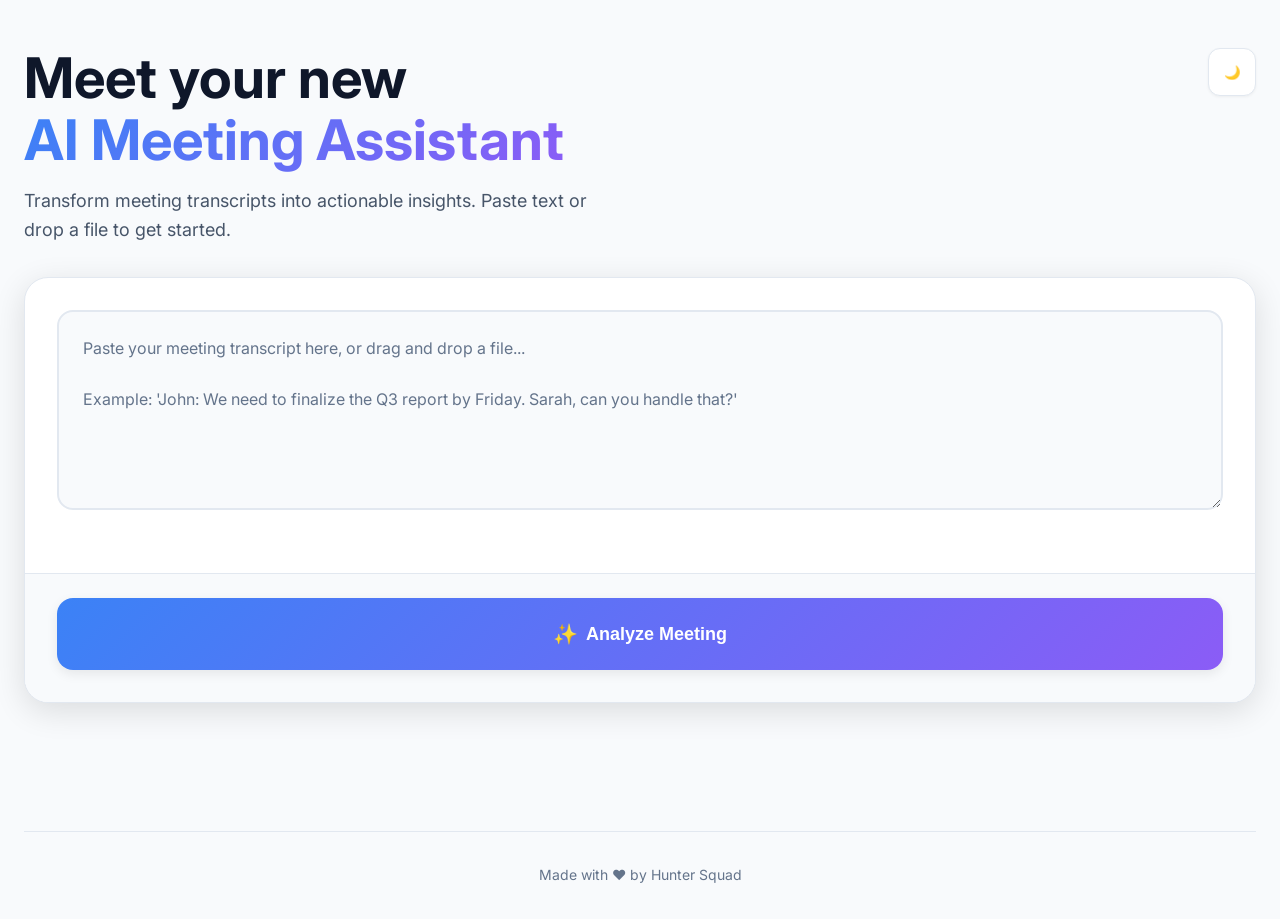
<file: index.html>
<!DOCTYPE html>
<html lang="en">
<head>
    <meta charset="UTF-8">
    <meta name="viewport" content="width=device-width, initial-scale=1.0">
    <title>Hunter Squad | AI Meeting Assistant</title>
    <link rel="preconnect" href="https://fonts.googleapis.com">
    <link rel="preconnect" href="https://fonts.gstatic.com" crossorigin>
    <link href="https://fonts.googleapis.com/css2?family=Inter:wght@300;400;500;600;700&display=swap" rel="stylesheet">
    <link rel="stylesheet" href="style.css">
</head>
<body>
    <div class="app-container">
        
        <!-- Header with theme toggle -->
        <header class="header">
            <div class="header-content">
                <div class="header-left">
                    <h1 class="header-title">Meet your new<br><span class="gradient-text">AI Meeting Assistant</span></h1>
                    <p class="header-subtitle">Transform meeting transcripts into actionable insights. Paste text or drop a file to get started.</p>
                </div>
                <button class="theme-toggle" id="theme-toggle" aria-label="Toggle theme">
                    🌙
                </button>
            </div>
        </header>

        <!-- Main Content -->
        <main class="main-content">
            
            <!-- Unified Input Section -->
            <section id="input-section" class="input-section">
                <div class="input-card">
                    
                    <!-- Primary Input Area -->
                    <div class="input-area">
                        <div class="input-container">
                            <textarea 
                                id="transcript-input" 
                                class="transcript-input" 
                                placeholder="Paste your meeting transcript here, or drag and drop a file...

Example: 'John: We need to finalize the Q3 report by Friday. Sarah, can you handle that?'"
                                aria-label="Meeting transcript input"
                            ></textarea>
                            
                            <!-- File Drop Overlay -->
                            <div id="upload-area" class="upload-overlay">
                                <div class="upload-content">
                                    <div class="upload-icon">📁</div>
                                    <p>Drop your .txt, .vtt, or .srt file here</p>
                                    <span class="upload-hint">or</span>
                                    <button id="file-select-btn" class="file-select-btn">Choose File</button>
                                </div>
                            </div>
                            
                            <input type="file" id="file-input" accept=".txt,.vtt,.srt" hidden>
                        </div>
                        
                        <!-- File Info -->
                        <div id="file-info" class="file-info hidden"></div>
                    </div>

                    <!-- Advanced Options (Progressive Disclosure) -->
                    <div id="advanced-options" class="advanced-options hidden">
                        <div class="options-grid">
                            <div class="form-group">
                                <label for="analysis-type">Analysis Type</label>
                                <select id="analysis-type" class="form-select">
                                    <option value="general">General Meeting</option>
                                    <option value="standup">Daily Standup</option>
                                    <option value="planning">Planning Session</option>
                                    <option value="retrospective">Retrospective</option>
                                    <option value="client">Client Meeting</option>
                                    <option value="brainstorm">Brainstorming</option>
                                </select>
                            </div>
                            <div class="form-group">
                                <label for="participants">Participants (optional)</label>
                                <input type="text" id="participants" class="form-input" placeholder="John, Sarah, Mike...">
                            </div>
                        </div>
                    </div>

                    <!-- Action Button -->
                    <div class="input-footer">
                        <button id="process-btn" class="process-btn">
                            <span class="button-icon">✨</span>
                            <span class="button-text">Analyze Meeting</span>
                        </button>
                    </div>
                </div>
            </section>

            <!-- Results Section -->
            <section id="results-section" class="results-section hidden">
                
                <!-- Loading State -->
                <div id="loading-spinner" class="loading-state hidden">
                    <div class="spinner"></div>
                    <p class="loading-text">Hunter Squad is hunting insights in the wild...</p>
                </div>

                <!-- Error State -->
                <div id="error-message" class="error-state hidden"></div>

                <!-- Results Grid (Bento Layout) -->
                <div id="output" class="results-container">
                    <!-- Results will be dynamically inserted here -->
                </div>

            </section>

        </main>

        <!-- Email Share Modal -->
        <div id="email-modal" class="modal hidden">
            <div class="modal-backdrop"></div>
            <div class="modal-content">
                <div class="modal-header">
                    <h3>Share via Email</h3>
                    <button class="modal-close" id="close-email-modal" aria-label="Close modal">
                        ✕
                    </button>
                </div>
                <div class="modal-body">
                    <div class="form-group">
                        <label for="recipient-email">Recipient Email</label>
                        <input type="email" id="recipient-email" class="form-input" placeholder="colleague@company.com" required>
                    </div>
                    <div class="form-group">
                        <label for="email-subject">Subject</label>
                        <input type="text" id="email-subject" class="form-input" value="Meeting Analysis Summary" required>
                    </div>
                    <div class="form-group">
                        <label class="checkbox-label">
                            <input type="checkbox" id="include-pdf" checked>
                            <span class="checkmark"></span>
                            Include PDF attachment
                        </label>
                    </div>
                    <button id="send-email-btn" class="btn-primary">Send Email</button>
                </div>
            </div>
        </div>

        <!-- Calendar Event Modal -->
        <div id="calendar-modal" class="modal hidden">
            <div class="modal-backdrop"></div>
            <div class="modal-content">
                <div class="modal-header">
                    <h3>Create Follow-up Meeting</h3>
                    <button class="modal-close" id="close-calendar-modal" aria-label="Close modal">
                        ✕
                    </button>
                </div>
                <div class="modal-body">
                    <div class="form-group">
                        <label for="event-title">Meeting Title</label>
                        <input type="text" id="event-title" class="form-input" placeholder="Follow-up Meeting" required>
                    </div>
                    <div class="form-group">
                        <label for="event-date">Date & Time</label>
                        <input type="datetime-local" id="event-date" class="form-input" required>
                    </div>
                    <div class="form-group">
                        <label for="event-duration">Duration (minutes)</label>
                        <input type="number" id="event-duration" class="form-input" value="60" min="15" max="480">
                    </div>
                    <div class="form-group">
                        <label for="event-attendees">Attendees (comma-separated emails)</label>
                        <input type="text" id="event-attendees" class="form-input" placeholder="john@company.com, sarah@company.com">
                    </div>
                    <button id="create-event-btn" class="btn-primary">Create Calendar Event</button>
                </div>
            </div>
        </div>

        <!-- Footer -->
        <footer class="footer">
            <p>Made with ❤️ by Hunter Squad</p>
        </footer>

    </div>

    <!-- Load the unified script -->
    <script src="app.js"></script>
</body>
</html>
</file>
<file: style.css>
/* Modern CSS Reset and Variables */
:root {
    /* Typography */
    --font-family: 'Inter', -apple-system, BlinkMacSystemFont, 'Segoe UI', Roboto, Helvetica, Arial, sans-serif;
    --font-weight-light: 300;
    --font-weight-normal: 400;
    --font-weight-medium: 500;
    --font-weight-semibold: 600;
    --font-weight-bold: 700;

    /* Spacing Scale */
    --space-xs: 0.25rem;
    --space-sm: 0.5rem;
    --space-md: 1rem;
    --space-lg: 1.5rem;
    --space-xl: 2rem;
    --space-2xl: 3rem;
    --space-3xl: 4rem;

    /* Border Radius */
    --radius-sm: 6px;
    --radius-md: 12px;
    --radius-lg: 16px;
    --radius-xl: 24px;

    /* Shadows */
    --shadow-sm: 0 1px 3px rgba(0, 0, 0, 0.05);
    --shadow-md: 0 4px 12px rgba(0, 0, 0, 0.08);
    --shadow-lg: 0 8px 32px rgba(0, 0, 0, 0.12);
    --shadow-xl: 0 20px 40px rgba(0, 0, 0, 0.15);

    /* Transitions */
    --transition-fast: 0.15s cubic-bezier(0.4, 0, 0.2, 1);
    --transition-normal: 0.3s cubic-bezier(0.4, 0, 0.2, 1);
    --transition-slow: 0.5s cubic-bezier(0.4, 0, 0.2, 1);
}

/* Light Theme Colors (Default) */
:root, [data-theme="light"] {
    --color-bg-primary: #ffffff;
    --color-bg-secondary: #f8fafc;
    --color-bg-tertiary: #f1f5f9;
    --color-bg-accent: #e2e8f0;

    --color-text-primary: #0f172a;
    --color-text-secondary: #475569;
    --color-text-tertiary: #64748b;
    --color-text-inverse: #ffffff;

    --color-border-primary: #e2e8f0;
    --color-border-secondary: #cbd5e1;
    --color-border-accent: #94a3b8;

    --color-brand-primary: #3b82f6;
    --color-brand-secondary: #1d4ed8;
    --color-brand-tertiary: #dbeafe;

    --color-success: #10b981;
    --color-warning: #f59e0b;
    --color-error: #ef4444;
    --color-info: #06b6d4;

    /* Gradients */
    --gradient-brand: linear-gradient(135deg, #3b82f6, #8b5cf6);
    --gradient-accent: linear-gradient(135deg, #06b6d4, #3b82f6);
}

/* Dark Theme Colors */
[data-theme="dark"] {
    --color-bg-primary: #0f172a;
    --color-bg-secondary: #1e293b;
    --color-bg-tertiary: #334155;
    --color-bg-accent: #475569;

    --color-text-primary: #f8fafc;
    --color-text-secondary: #cbd5e1;
    --color-text-tertiary: #94a3b8;
    --color-text-inverse: #0f172a;

    --color-border-primary: #334155;
    --color-border-secondary: #475569;
    --color-border-accent: #64748b;

    --color-brand-primary: #60a5fa;
    --color-brand-secondary: #3b82f6;
    --color-brand-tertiary: #1e3a8a;

    --color-success: #34d399;
    --color-warning: #fbbf24;
    --color-error: #f87171;
    --color-info: #22d3ee;

    /* Gradients */
    --gradient-brand: linear-gradient(135deg, #60a5fa, #a78bfa);
    --gradient-accent: linear-gradient(135deg, #22d3ee, #60a5fa);
}

/* Reset and Base Styles */
*, *::before, *::after {
    box-sizing: border-box;
    margin: 0;
    padding: 0;
}

html {
    font-size: 16px;
    line-height: 1.5;
    scroll-behavior: smooth;
}

body {
    font-family: var(--font-family);
    font-weight: var(--font-weight-normal);
    color: var(--color-text-primary);
    background-color: var(--color-bg-secondary);
    line-height: 1.6;
    -webkit-font-smoothing: antialiased;
    -moz-osx-font-smoothing: grayscale;
    transition: background-color var(--transition-normal), color var(--transition-normal);
}

/* Layout */
.app-container {
    min-height: 100vh;
    display: flex;
    flex-direction: column;
    max-width: 1400px;
    margin: 0 auto;
    padding: 0 var(--space-lg);
}

/* Header */
.header {
    padding: var(--space-2xl) 0 var(--space-xl);
}

.header-content {
    display: flex;
    justify-content: space-between;
    align-items: flex-start;
    gap: var(--space-xl);
}

.header-left {
    flex: 1;
}

.header-title {
    font-size: clamp(2.5rem, 5vw, 3.5rem);
    font-weight: var(--font-weight-bold);
    line-height: 1.1;
    margin-bottom: var(--space-md);
    color: var(--color-text-primary);
}

.gradient-text {
    background: var(--gradient-brand);
    -webkit-background-clip: text;
    -webkit-text-fill-color: transparent;
    background-clip: text;
}

.header-subtitle {
    font-size: 1.125rem;
    color: var(--color-text-secondary);
    max-width: 600px;
    line-height: 1.6;
}

.theme-toggle {
    display: flex;
    align-items: center;
    justify-content: center;
    width: 48px;
    height: 48px;
    border: none;
    background: var(--color-bg-primary);
    border-radius: var(--radius-md);
    cursor: pointer;
    color: var(--color-text-secondary);
    box-shadow: var(--shadow-sm);
    border: 1px solid var(--color-border-primary);
    transition: all var(--transition-fast);
}

.theme-toggle:hover {
    background: var(--color-bg-tertiary);
    transform: translateY(-1px);
    box-shadow: var(--shadow-md);
}

/* Main Content */
.main-content {
    flex: 1;
    padding-bottom: var(--space-3xl);
}

/* Input Section */
.input-section {
    margin-bottom: var(--space-3xl);
}

.input-card {
    background: var(--color-bg-primary);
    border-radius: var(--radius-xl);
    box-shadow: var(--shadow-lg);
    border: 1px solid var(--color-border-primary);
    overflow: hidden;
    transition: all var(--transition-normal);
}

.input-card:hover {
    box-shadow: var(--shadow-xl);
}

/* Input Area */
.input-area {
    padding: var(--space-xl);
}

.input-container {
    position: relative;
    margin-bottom: var(--space-lg);
}

.transcript-input {
    width: 100%;
    min-height: 200px;
    padding: var(--space-lg);
    border: 2px solid var(--color-border-primary);
    border-radius: var(--radius-lg);
    font-family: var(--font-family);
    font-size: 1rem;
    line-height: 1.6;
    color: var(--color-text-primary);
    background: var(--color-bg-secondary);
    resize: vertical;
    transition: all var(--transition-fast);
}

.transcript-input:focus {
    outline: none;
    border-color: var(--color-brand-primary);
    background: var(--color-bg-primary);
    box-shadow: 0 0 0 3px rgba(59, 130, 246, 0.1);
}

.transcript-input::placeholder {
    color: var(--color-text-tertiary);
}

/* Upload Overlay */
.upload-overlay {
    position: absolute;
    top: 0;
    left: 0;
    right: 0;
    bottom: 0;
    background: rgba(59, 130, 246, 0.02);
    border: 2px dashed var(--color-border-secondary);
    border-radius: var(--radius-lg);
    display: none;
    align-items: center;
    justify-content: center;
    backdrop-filter: blur(4px);
    transition: all var(--transition-fast);
}

.upload-overlay.dragover {
    display: flex;
    background: rgba(59, 130, 246, 0.08);
    border-color: var(--color-brand-primary);
}

.upload-content {
    text-align: center;
    padding: var(--space-xl);
}

.upload-icon {
    font-size: 3rem;
    margin-bottom: var(--space-md);
}

.upload-content p {
    font-size: 1.125rem;
    font-weight: var(--font-weight-medium);
    color: var(--color-text-primary);
    margin-bottom: var(--space-sm);
}

.upload-hint {
    display: block;
    font-size: 0.875rem;
    color: var(--color-text-tertiary);
    margin: var(--space-sm) 0;
}

.file-select-btn {
    background: var(--color-brand-primary);
    color: var(--color-text-inverse);
    border: none;
    padding: var(--space-sm) var(--space-lg);
    border-radius: var(--radius-md);
    font-weight: var(--font-weight-medium);
    cursor: pointer;
    transition: all var(--transition-fast);
}

.file-select-btn:hover {
    background: var(--color-brand-secondary);
    transform: translateY(-1px);
}

/* File Info */
.file-info {
    padding: var(--space-md);
    background: var(--color-bg-tertiary);
    border-radius: var(--radius-md);
    border: 1px solid var(--color-border-primary);
}

.file-info-content {
    display: flex;
    justify-content: space-between;
    align-items: center;
}

.file-name {
    font-weight: var(--font-weight-medium);
    color: var(--color-text-primary);
}

.file-size {
    font-size: 0.875rem;
    color: var(--color-text-tertiary);
}

/* Advanced Options */
.advanced-options {
    padding: 0 var(--space-xl) var(--space-lg);
    animation: fadeInDown var(--transition-normal) ease-out;
}

@keyframes fadeInDown {
    from {
        opacity: 0;
        transform: translateY(-20px);
    }
    to {
        opacity: 1;
        transform: translateY(0);
    }
}

.options-grid {
    display: grid;
    grid-template-columns: 1fr 1fr;
    gap: var(--space-lg);
}

.form-group {
    display: flex;
    flex-direction: column;
    gap: var(--space-sm);
}

.form-group label {
    font-weight: var(--font-weight-medium);
    color: var(--color-text-primary);
    font-size: 0.875rem;
}

.form-input, .form-select {
    padding: var(--space-md);
    border: 1px solid var(--color-border-primary);
    border-radius: var(--radius-md);
    font-family: var(--font-family);
    font-size: 0.875rem;
    color: var(--color-text-primary);
    background: var(--color-bg-secondary);
    transition: all var(--transition-fast);
}

.form-input:focus, .form-select:focus {
    outline: none;
    border-color: var(--color-brand-primary);
    background: var(--color-bg-primary);
    box-shadow: 0 0 0 3px rgba(59, 130, 246, 0.1);
}

/* Input Footer */
.input-footer {
    padding: var(--space-lg) var(--space-xl) var(--space-xl);
    background: var(--color-bg-secondary);
    border-top: 1px solid var(--color-border-primary);
}

.process-btn {
    width: 100%;
    display: flex;
    align-items: center;
    justify-content: center;
    gap: var(--space-sm);
    padding: var(--space-lg) var(--space-xl);
    background: var(--gradient-brand);
    color: var(--color-text-inverse);
    border: none;
    border-radius: var(--radius-lg);
    font-size: 1.125rem;
    font-weight: var(--font-weight-semibold);
    cursor: pointer;
    transition: all var(--transition-fast);
    box-shadow: var(--shadow-md);
}

.process-btn:hover:not(:disabled) {
    transform: translateY(-2px);
    box-shadow: var(--shadow-lg);
}

.process-btn:disabled {
    opacity: 0.7;
    cursor: not-allowed;
}

.button-icon {
    font-size: 1.25rem;
}

/* Results Section */
.results-section {
    animation: fadeIn var(--transition-slow) ease-out;
}

@keyframes fadeIn {
    from { opacity: 0; transform: translateY(20px); }
    to { opacity: 1; transform: translateY(0); }
}

/* Loading State */
.loading-state {
    text-align: center;
    padding: var(--space-3xl);
    background: var(--color-bg-primary);
    border-radius: var(--radius-xl);
    box-shadow: var(--shadow-lg);
}

.spinner {
    width: 48px;
    height: 48px;
    border: 3px solid var(--color-border-primary);
    border-top-color: var(--color-brand-primary);
    border-radius: 50%;
    animation: spin 1s linear infinite;
    margin: 0 auto var(--space-lg);
}

@keyframes spin {
    to { transform: rotate(360deg); }
}

.loading-text {
    font-size: 1.125rem;
    font-weight: var(--font-weight-medium);
    color: var(--color-text-secondary);
}

/* Error State */
.error-state {
    padding: var(--space-xl);
    background: var(--color-bg-primary);
    border: 1px solid var(--color-error);
    border-radius: var(--radius-lg);
    color: var(--color-error);
    text-align: center;
    font-weight: var(--font-weight-medium);
}

/* Bento Grid Layout */
.bento-grid {
    display: grid;
    grid-template-columns: repeat(12, 1fr);
    gap: var(--space-lg);
    margin-bottom: var(--space-xl);
}

.bento-card {
    background: var(--color-bg-primary);
    border: 1px solid var(--color-border-primary);
    border-radius: var(--radius-lg);
    padding: var(--space-xl);
    box-shadow: var(--shadow-md);
    transition: all var(--transition-normal);
    animation: slideInUp var(--transition-slow) ease-out both;
}

.bento-card:hover {
    transform: translateY(-4px);
    box-shadow: var(--shadow-lg);
}

.bento-card.large {
    grid-column: span 8;
}

.bento-card.medium {
    grid-column: span 6;
}

.bento-card.small {
    grid-column: span 4;
}

/* Card animations with stagger */
.bento-card:nth-child(1) { animation-delay: 0.1s; }
.bento-card:nth-child(2) { animation-delay: 0.2s; }
.bento-card:nth-child(3) { animation-delay: 0.3s; }
.bento-card:nth-child(4) { animation-delay: 0.4s; }
.bento-card:nth-child(5) { animation-delay: 0.5s; }
.bento-card:nth-child(6) { animation-delay: 0.6s; }
.bento-card:nth-child(7) { animation-delay: 0.7s; }

@keyframes slideInUp {
    from {
        opacity: 0;
        transform: translateY(30px);
    }
    to {
        opacity: 1;
        transform: translateY(0);
    }
}

/* Card Header */
.card-header {
    display: flex;
    align-items: center;
    gap: var(--space-md);
    margin-bottom: var(--space-lg);
}

.card-icon {
    color: var(--color-brand-primary);
    display: flex;
    align-items: center;
}

.card-title {
    font-size: 1.25rem;
    font-weight: var(--font-weight-semibold);
    color: var(--color-text-primary);
    flex: 1;
}

.item-count {
    background: var(--color-brand-tertiary);
    color: var(--color-brand-primary);
    padding: var(--space-xs) var(--space-sm);
    border-radius: var(--radius-sm);
    font-size: 0.75rem;
    font-weight: var(--font-weight-semibold);
}

/* Card Content */
.card-content {
    color: var(--color-text-secondary);
    line-height: 1.6;
}

.card-content p {
    margin-bottom: var(--space-md);
}

.card-content ul {
    list-style: none;
    padding: 0;
}

.card-content li {
    padding: var(--space-md) 0;
    border-bottom: 1px solid var(--color-border-primary);
}

.card-content li:last-child {
    border-bottom: none;
}

.empty-state {
    color: var(--color-text-tertiary);
    font-style: italic;
    text-align: center;
    padding: var(--space-lg);
}

/* Action Items Card */
.action-items-card .action-item {
    padding: var(--space-md);
    background: var(--color-bg-secondary);
    border-radius: var(--radius-md);
    margin-bottom: var(--space-md);
    transition: all var(--transition-fast);
}

.action-item:last-child {
    margin-bottom: 0;
}

.action-item.completed {
    opacity: 0.6;
    background: var(--color-bg-tertiary);
}

.action-item.completed .action-text {
    text-decoration: line-through;
}

.action-item-header {
    display: flex;
    align-items: flex-start;
    gap: var(--space-md);
    margin-bottom: var(--space-sm);
}

.action-checkbox {
    margin-top: 2px;
    accent-color: var(--color-brand-primary);
}

.action-text {
    flex: 1;
    font-weight: var(--font-weight-medium);
    color: var(--color-text-primary);
    cursor: pointer;
}

.priority-badge {
    padding: var(--space-xs) var(--space-sm);
    border-radius: var(--radius-sm);
    font-size: 0.75rem;
    font-weight: var(--font-weight-semibold);
    color: white;
}

.priority-high { background-color: var(--color-error); }
.priority-medium { background-color: var(--color-warning); }
.priority-low { background-color: var(--color-success); }

.action-details {
    display: flex;
    gap: var(--space-lg);
    font-size: 0.875rem;
    color: var(--color-text-tertiary);
    margin-left: calc(var(--space-md) + 16px);
}

/* Topic Items */
.topic-item {
    padding: var(--space-md) 0;
    border-bottom: 1px solid var(--color-border-primary);
}

.topic-item:last-child {
    border-bottom: none;
}

.topic-title {
    font-size: 1rem;
    font-weight: var(--font-weight-semibold);
    color: var(--color-text-primary);
    margin-bottom: var(--space-xs);
}

.topic-summary {
    color: var(--color-text-secondary);
    line-height: 1.5;
}

/* Speaker Items */
.speaker-item {
    padding: var(--space-md) 0;
    border-bottom: 1px solid var(--color-border-primary);
}

.speaker-item:last-child {
    border-bottom: none;
}

.speaker-header {
    display: flex;
    align-items: center;
    gap: var(--space-md);
    margin-bottom: var(--space-xs);
}

.speaker-name {
    font-weight: var(--font-weight-semibold);
    color: var(--color-text-primary);
}

.speaker-tone {
    padding: var(--space-xs) var(--space-sm);
    border-radius: var(--radius-sm);
    font-size: 0.75rem;
    font-weight: var(--font-weight-medium);
}

.tone-positive { background: var(--color-success); color: white; }
.tone-neutral { background: var(--color-border-accent); color: var(--color-text-primary); }
.tone-negative { background: var(--color-error); color: white; }

.speaker-contribution {
    color: var(--color-text-secondary);
    line-height: 1.5;
}

/* Export Card */
.export-card .export-grid {
    display: grid;
    grid-template-columns: repeat(auto-fit, minmax(160px, 1fr));
    gap: var(--space-md);
}

.export-btn {
    display: flex;
    align-items: center;
    justify-content: center;
    gap: var(--space-sm);
    padding: var(--space-md) var(--space-lg);
    border: 1px solid var(--color-border-primary);
    border-radius: var(--radius-md);
    font-size: 0.875rem;
    font-weight: var(--font-weight-medium);
    cursor: pointer;
    transition: all var(--transition-fast);
    text-decoration: none;
    background: var(--color-bg-secondary);
    color: var(--color-text-primary);
}

.export-btn:hover {
    background: var(--color-bg-tertiary);
    transform: translateY(-1px);
    box-shadow: var(--shadow-sm);
}

.export-btn.primary {
    background: var(--color-brand-primary);
    color: var(--color-text-inverse);
    border-color: var(--color-brand-primary);
}

.export-btn.primary:hover {
    background: var(--color-brand-secondary);
}

/* Modals */
.modal {
    position: fixed;
    top: 0;
    left: 0;
    right: 0;
    bottom: 0;
    z-index: 1000;
    display: flex;
    align-items: center;
    justify-content: center;
    padding: var(--space-lg);
}

.modal-backdrop {
    position: absolute;
    top: 0;
    left: 0;
    right: 0;
    bottom: 0;
    background: rgba(0, 0, 0, 0.5);
    backdrop-filter: blur(4px);
}

.modal-content {
    position: relative;
    background: var(--color-bg-primary);
    border-radius: var(--radius-lg);
    width: 100%;
    max-width: 500px;
    max-height: 80vh;
    overflow: hidden;
    box-shadow: var(--shadow-xl);
    border: 1px solid var(--color-border-primary);
    animation: modalSlideIn var(--transition-normal) ease-out;
}

@keyframes modalSlideIn {
    from {
        opacity: 0;
        transform: scale(0.9) translateY(-20px);
    }
    to {
        opacity: 1;
        transform: scale(1) translateY(0);
    }
}

.modal-header {
    display: flex;
    align-items: center;
    justify-content: space-between;
    padding: var(--space-lg) var(--space-xl);
    border-bottom: 1px solid var(--color-border-primary);
    background: var(--color-bg-secondary);
}

.modal-header h3 {
    font-size: 1.25rem;
    font-weight: var(--font-weight-semibold);
    color: var(--color-text-primary);
}

.modal-close {
    display: flex;
    align-items: center;
    justify-content: center;
    width: 32px;
    height: 32px;
    border: none;
    background: none;
    border-radius: var(--radius-sm);
    cursor: pointer;
    color: var(--color-text-tertiary);
    transition: all var(--transition-fast);
}

.modal-close:hover {
    background: var(--color-bg-tertiary);
    color: var(--color-text-secondary);
}

.modal-body {
    padding: var(--space-xl);
}

.modal-body .form-group {
    margin-bottom: var(--space-lg);
}

.modal-body .form-group:last-child {
    margin-bottom: 0;
}

/* Checkbox Styling */
.checkbox-label {
    display: flex;
    align-items: center;
    gap: var(--space-md);
    cursor: pointer;
    font-weight: var(--font-weight-normal);
}

.checkbox-label input[type="checkbox"] {
    display: none;
}

.checkmark {
    width: 20px;
    height: 20px;
    border: 2px solid var(--color-border-primary);
    border-radius: var(--space-xs);
    background: var(--color-bg-secondary);
    position: relative;
    transition: all var(--transition-fast);
}

.checkbox-label input[type="checkbox"]:checked + .checkmark {
    background: var(--color-brand-primary);
    border-color: var(--color-brand-primary);
}

.checkbox-label input[type="checkbox"]:checked + .checkmark::after {
    content: '';
    position: absolute;
    left: 6px;
    top: 2px;
    width: 6px;
    height: 10px;
    border: solid white;
    border-width: 0 2px 2px 0;
    transform: rotate(45deg);
}

/* Button Styles */
.btn-primary {
    width: 100%;
    padding: var(--space-md) var(--space-lg);
    background: var(--gradient-brand);
    color: var(--color-text-inverse);
    border: none;
    border-radius: var(--radius-md);
    font-size: 1rem;
    font-weight: var(--font-weight-semibold);
    cursor: pointer;
    transition: all var(--transition-fast);
}

.btn-primary:hover {
    transform: translateY(-1px);
    box-shadow: var(--shadow-md);
}

/* Notifications */
.notification {
    position: fixed;
    top: var(--space-lg);
    right: var(--space-lg);
    background: var(--color-bg-primary);
    border: 1px solid var(--color-border-primary);
    border-radius: var(--radius-md);
    padding: var(--space-md) var(--space-lg);
    box-shadow: var(--shadow-lg);
    z-index: 10000;
    animation: notificationSlideIn var(--transition-normal) ease-out;
    max-width: 400px;
}

.notification.success {
    border-color: var(--color-success);
    color: var(--color-success);
}

.notification.error {
    border-color: var(--color-error);
    color: var(--color-error);
}

@keyframes notificationSlideIn {
    from {
        transform: translateX(100%);
        opacity: 0;
    }
    to {
        transform: translateX(0);
        opacity: 1;
    }
}

/* Footer */
.footer {
    text-align: center;
    padding: var(--space-xl) 0;
    color: var(--color-text-tertiary);
    font-size: 0.875rem;
    border-top: 1px solid var(--color-border-primary);
    margin-top: auto;
}

/* Utility Classes */
.hidden { display: none !important; }

/* Responsive Design */
@media (max-width: 1200px) {
    .bento-card.large { grid-column: span 12; }
    .bento-card.medium { grid-column: span 6; }
    .bento-card.small { grid-column: span 6; }
}

@media (max-width: 768px) {
    .app-container {
        padding: 0 var(--space-md);
    }

    .header {
        padding: var(--space-xl) 0;
    }

    .header-content {
        flex-direction: column;
        gap: var(--space-lg);
        align-items: center;
    }

    .header-title {
        font-size: 2rem;
        text-align: center;
    }

    .header-subtitle {
        text-align: center;
    }

    .theme-toggle {
        align-self: flex-end;
    }

    .options-grid {
        grid-template-columns: 1fr;
    }

    .bento-grid {
        grid-template-columns: 1fr;
    }

    .bento-card.large,
    .bento-card.medium,
    .bento-card.small {
        grid-column: span 1;
    }

    .export-grid {
        grid-template-columns: 1fr;
    }

    .modal-content {
        margin: var(--space-md);
        max-width: calc(100% - 2rem);
    }

    .action-details {
        flex-direction: column;
        gap: var(--space-xs);
    }
}

@media (max-width: 480px) {
    .input-area,
    .input-footer {
        padding: var(--space-lg);
    }

    .advanced-options {
        padding: 0 var(--space-lg) var(--space-lg);
    }

    .bento-card {
        padding: var(--space-lg);
    }

    .transcript-input {
        min-height: 150px;
    }
}
</file>
